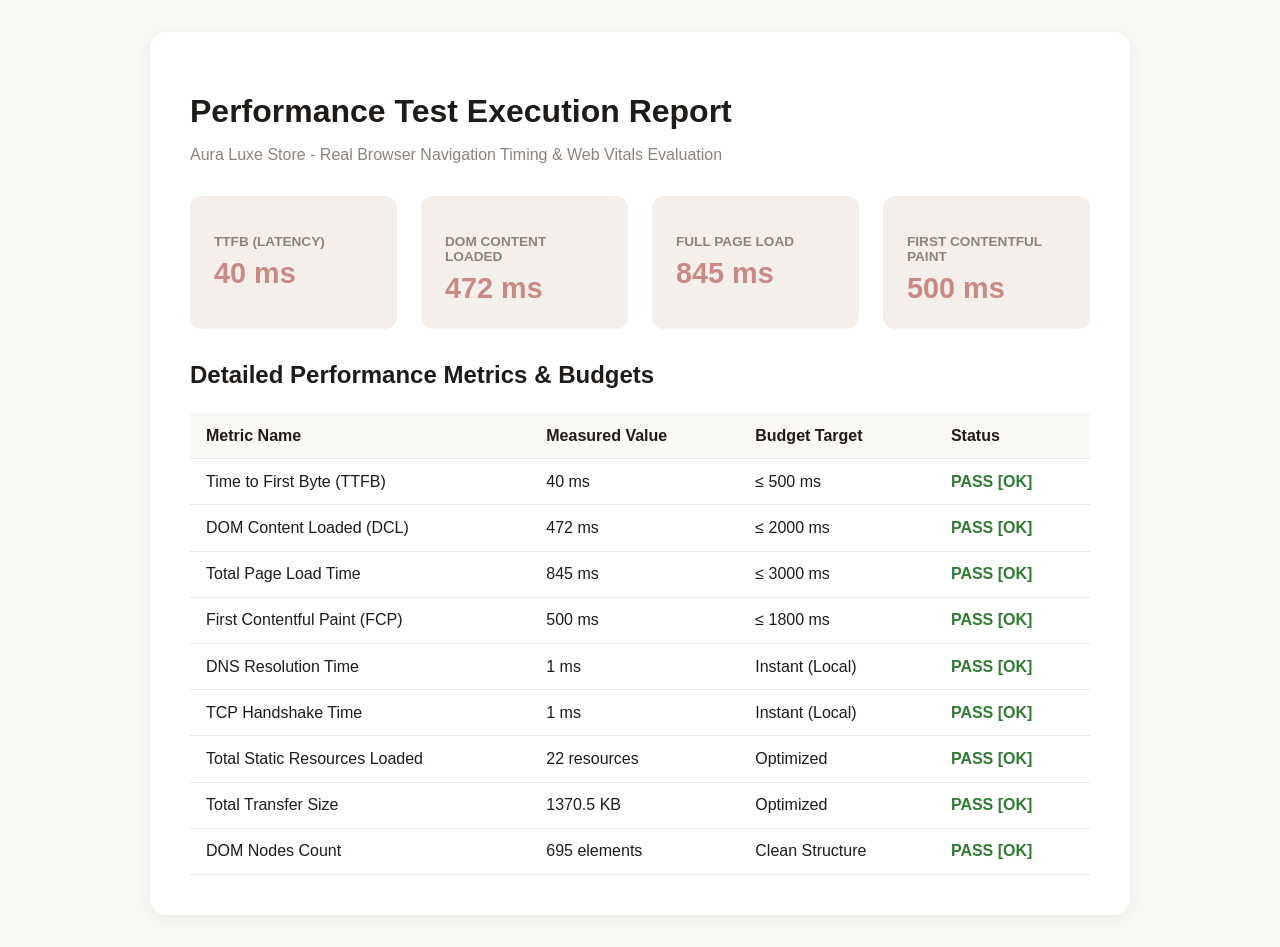
<file: performance_report.html>
<!DOCTYPE html>
<html lang="en">
<head>
  <meta charset="UTF-8">
  <title>Aura Luxe Store - Performance Testing Report</title>
  <style>
    body { font-family: -apple-system, BlinkMacSystemFont, 'Segoe UI', Roboto, sans-serif; background: #FAF8F5; color: #1E1B18; padding: 2rem; margin: 0; }
    .container { max-width: 900px; margin: 0 auto; background: #fff; padding: 2.5rem; border-radius: 16px; box-shadow: 0 4px 20px rgba(0,0,0,0.06); }
    h1 { font-size: 2rem; margin-bottom: 0.5rem; }
    .subtitle { color: #8C847C; margin-bottom: 2rem; }
    .metrics-grid { display: grid; grid-template-columns: repeat(auto-fit, minmax(200px, 1fr)); gap: 1.5rem; margin-bottom: 2rem; }
    .card { background: #F4EFEA; padding: 1.5rem; border-radius: 12px; }
    .card h3 { font-size: 0.85rem; color: #8C847C; text-transform: uppercase; margin-bottom: 0.5rem; }
    .card .val { font-size: 1.8rem; font-weight: 700; color: #C88A83; }
    table { width: 100%; border-collapse: collapse; margin-top: 1.5rem; }
    th, td { padding: 0.85rem 1rem; text-align: left; border-bottom: 1px solid #EBE5DF; }
    th { background: #FAF8F5; font-weight: 600; }
  </style>
</head>
<body>
  <div class="container">
    <h1>Performance Test Execution Report</h1>
    <p class="subtitle">Aura Luxe Store - Real Browser Navigation Timing & Web Vitals Evaluation</p>

    <div class="metrics-grid">
      <div class="card">
        <h3>TTFB (Latency)</h3>
        <div class="val">40 ms</div>
      </div>
      <div class="card">
        <h3>DOM Content Loaded</h3>
        <div class="val">472 ms</div>
      </div>
      <div class="card">
        <h3>Full Page Load</h3>
        <div class="val">845 ms</div>
      </div>
      <div class="card">
        <h3>First Contentful Paint</h3>
        <div class="val">500 ms</div>
      </div>
    </div>

    <h2>Detailed Performance Metrics & Budgets</h2>
    <table>
      <thead>
        <tr>
          <th>Metric Name</th>
          <th>Measured Value</th>
          <th>Budget Target</th>
          <th>Status</th>
        </tr>
      </thead>
      <tbody>
        <tr>
          <td>Time to First Byte (TTFB)</td>
          <td>40 ms</td>
          <td>&le; 500 ms</td>
          <td><span style="color:#2e7d32;font-weight:700;">PASS [OK]</span></td>
        </tr>
        <tr>
          <td>DOM Content Loaded (DCL)</td>
          <td>472 ms</td>
          <td>&le; 2000 ms</td>
          <td><span style="color:#2e7d32;font-weight:700;">PASS [OK]</span></td>
        </tr>
        <tr>
          <td>Total Page Load Time</td>
          <td>845 ms</td>
          <td>&le; 3000 ms</td>
          <td><span style="color:#2e7d32;font-weight:700;">PASS [OK]</span></td>
        </tr>
        <tr>
          <td>First Contentful Paint (FCP)</td>
          <td>500 ms</td>
          <td>&le; 1800 ms</td>
          <td><span style="color:#2e7d32;font-weight:700;">PASS [OK]</span></td>
        </tr>
        <tr>
          <td>DNS Resolution Time</td>
          <td>1 ms</td>
          <td>Instant (Local)</td>
          <td><span style="color:#2e7d32;font-weight:700;">PASS [OK]</span></td>
        </tr>
        <tr>
          <td>TCP Handshake Time</td>
          <td>1 ms</td>
          <td>Instant (Local)</td>
          <td><span style="color:#2e7d32;font-weight:700;">PASS [OK]</span></td>
        </tr>
        <tr>
          <td>Total Static Resources Loaded</td>
          <td>22 resources</td>
          <td>Optimized</td>
          <td><span style="color:#2e7d32;font-weight:700;">PASS [OK]</span></td>
        </tr>
        <tr>
          <td>Total Transfer Size</td>
          <td>1370.5 KB</td>
          <td>Optimized</td>
          <td><span style="color:#2e7d32;font-weight:700;">PASS [OK]</span></td>
        </tr>
        <tr>
          <td>DOM Nodes Count</td>
          <td>695 elements</td>
          <td>Clean Structure</td>
          <td><span style="color:#2e7d32;font-weight:700;">PASS [OK]</span></td>
        </tr>
      </tbody>
    </table>
  </div>
</body>
</html>
</file>
